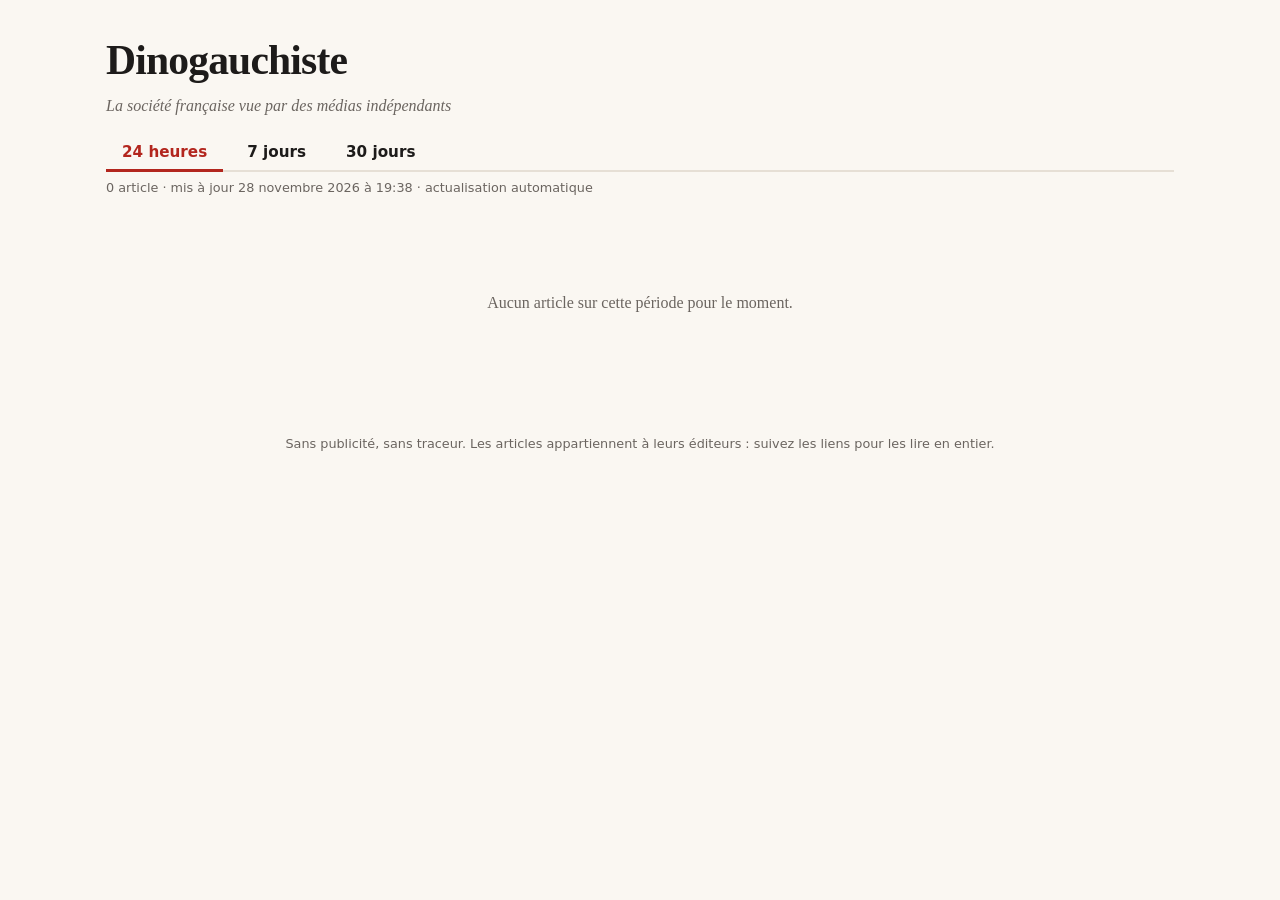
<file: docs/index.html>
<!doctype html>
<html lang="fr">
<head>
<meta charset="utf-8">
<meta name="viewport" content="width=device-width, initial-scale=1">
<!-- Bloqueur intégré : aucune ressource tierce (scripts, pubs, pisteurs) ne peut se charger. Seules les images des articles sont autorisées. -->
<meta http-equiv="Content-Security-Policy" content="default-src 'none'; script-src 'self'; style-src 'self'; img-src https: data:; connect-src 'self'; base-uri 'none'; form-action 'none'">
<meta name="referrer" content="no-referrer">
<title>Dinogauchiste – 24 heures</title>
<link rel="stylesheet" href="style.css">
</head>
<body data-range="24h">
<header class="top">
  <h1>Dinogauchiste</h1>
  <p class="tag">La société française vue par des médias indépendants</p>
  <nav>
    <a href="index.html" class="on">24 heures</a>
    <a href="semaine.html">7 jours</a>
    <a href="mois.html">30 jours</a>
  </nav>
  <p class="status" id="status" aria-live="polite"></p>
</header>
<main>
  <div id="grid" class="grid"></div>
  <p id="empty" class="empty" hidden>Aucun article sur cette période pour le moment.</p>
</main>
<dialog id="dlg"></dialog>
<footer>Sans publicité, sans traceur. Les articles appartiennent à leurs éditeurs : suivez les liens pour les lire en entier.</footer>
<script src="app.js"></script>
</body>
</html>
</file>
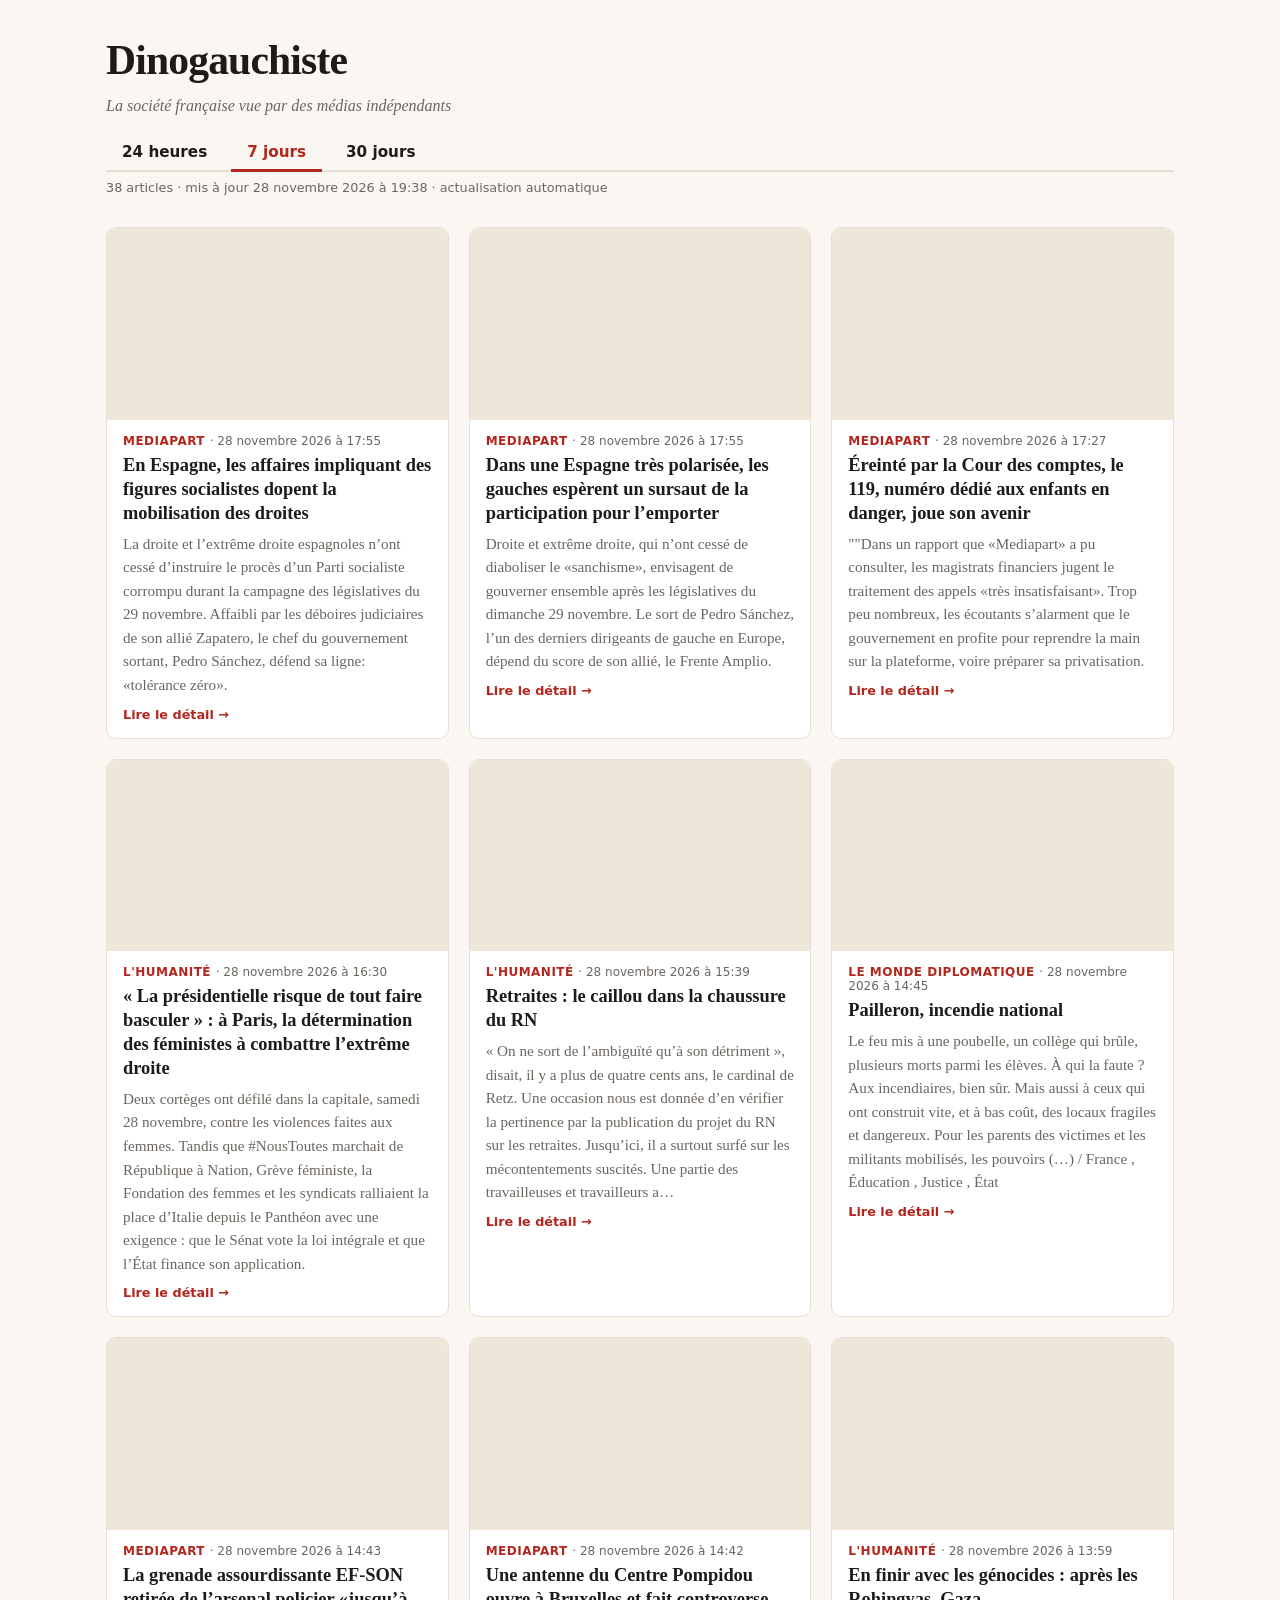
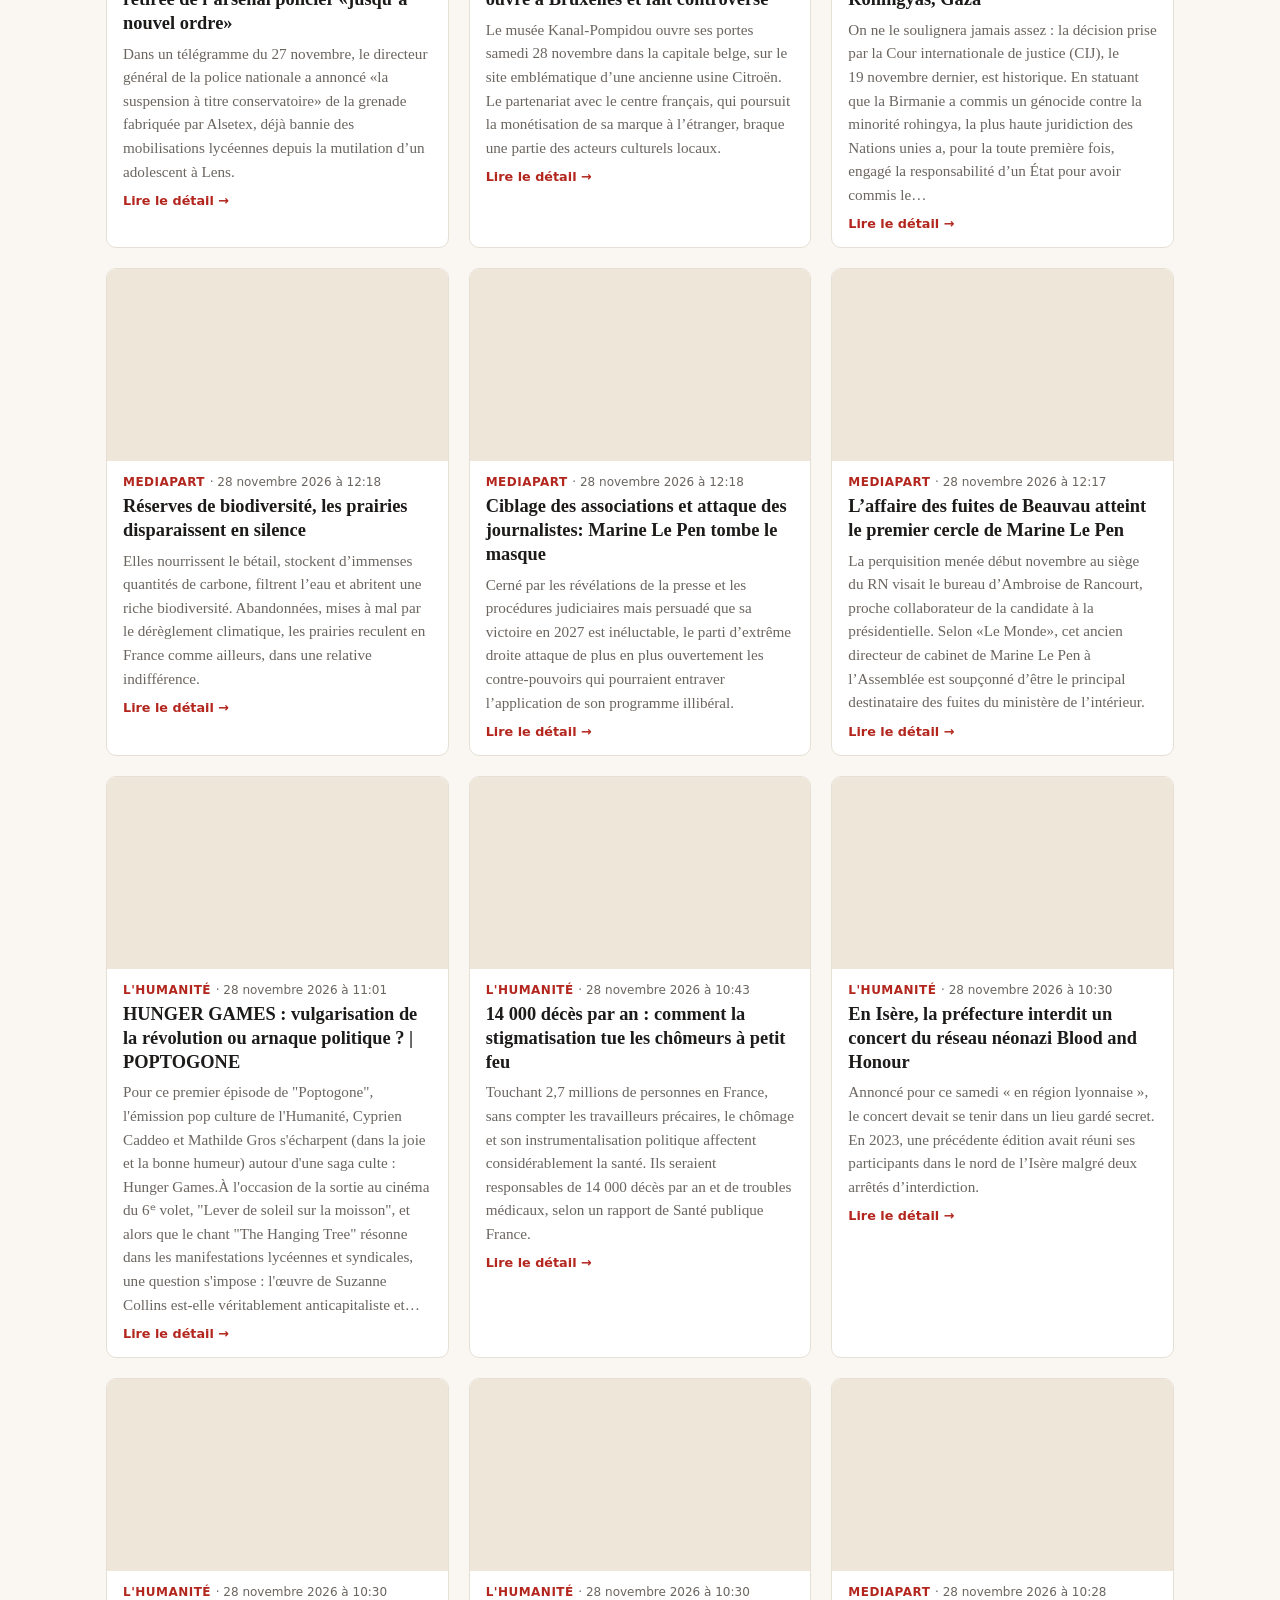
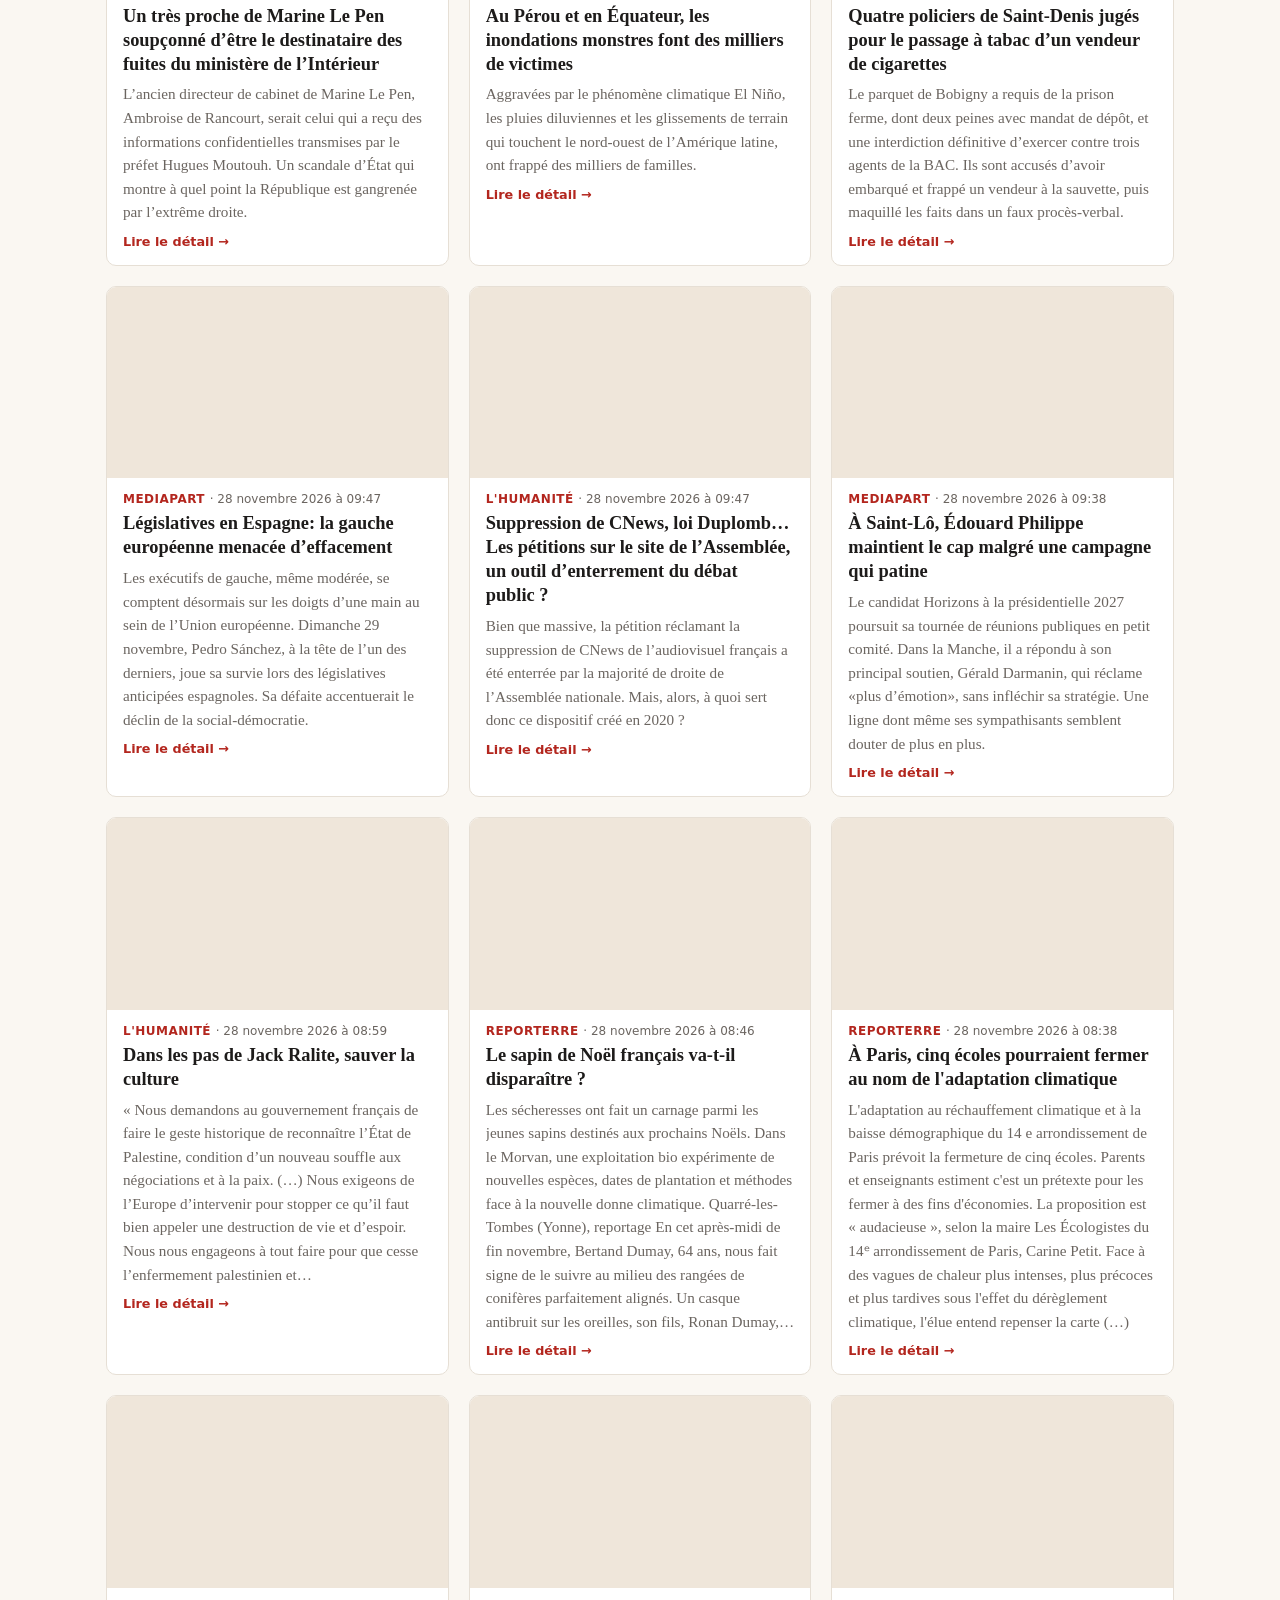
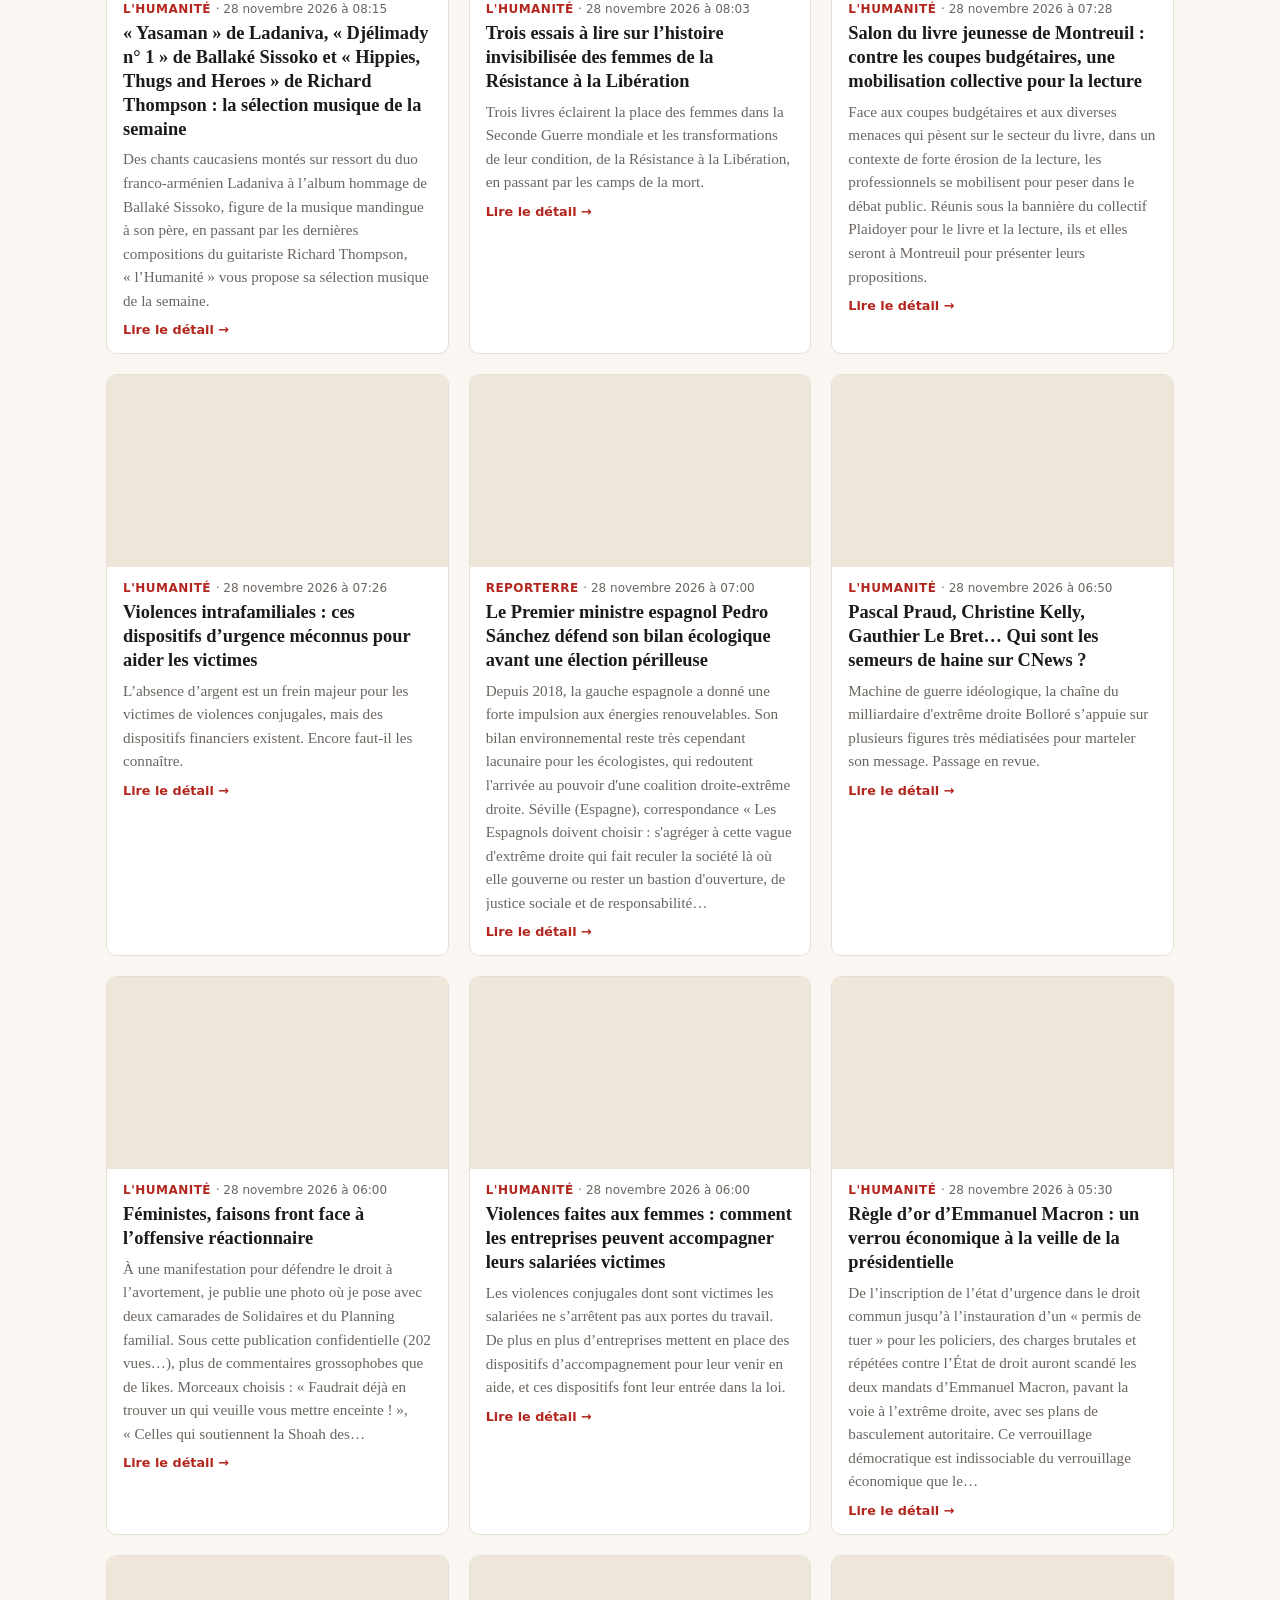
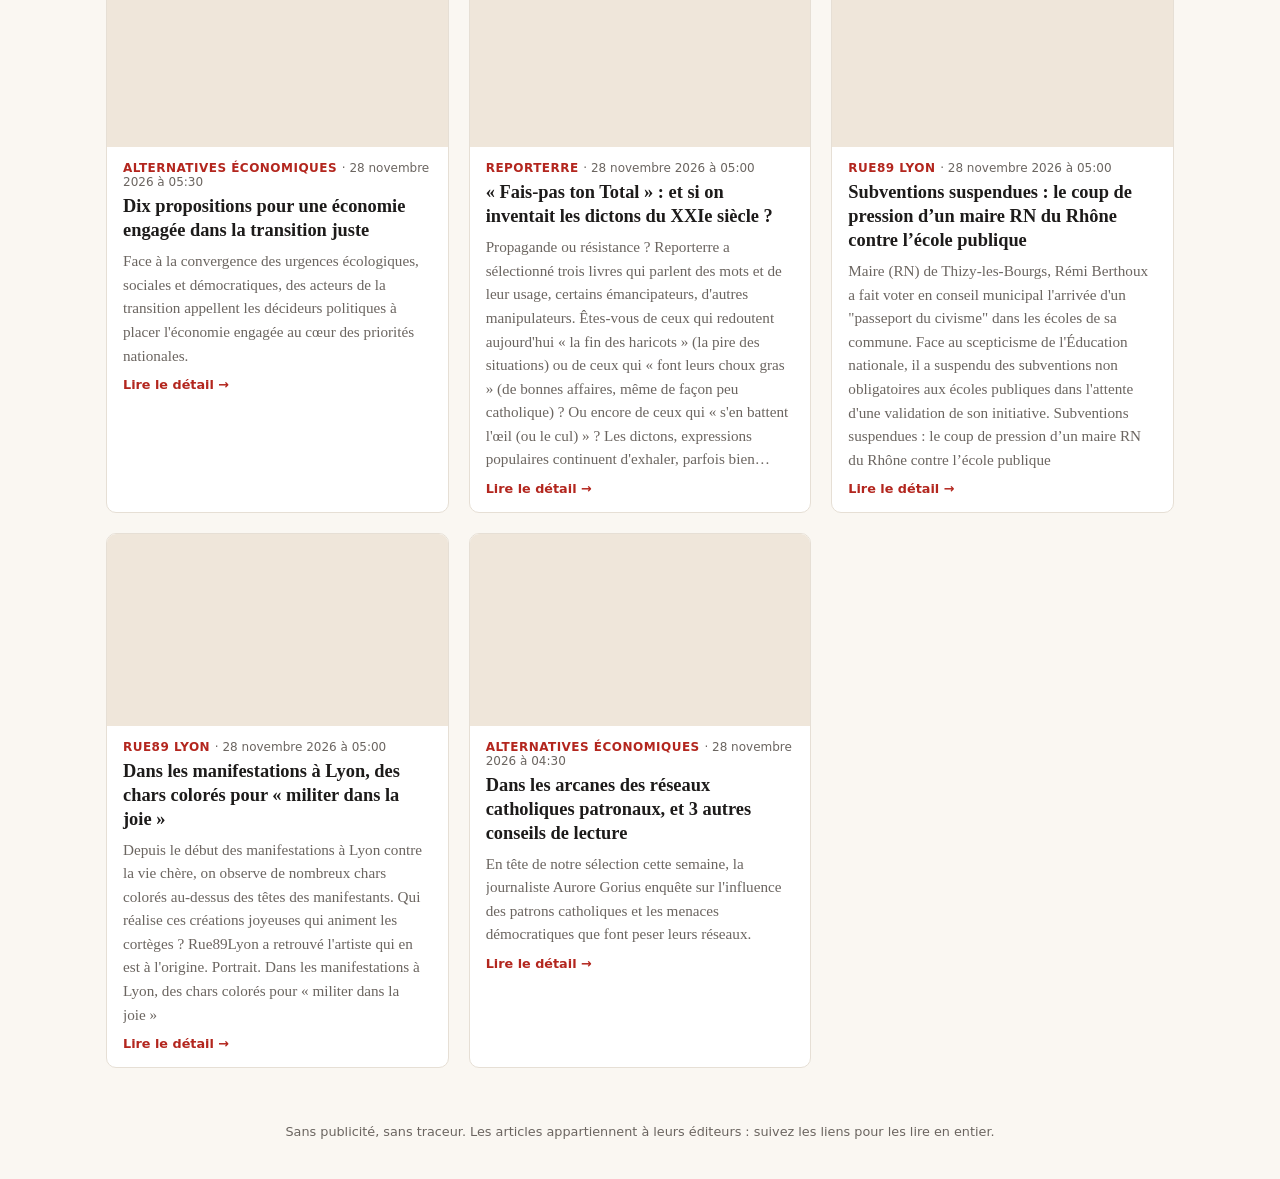
<file: docs/semaine.html>
<!doctype html>
<html lang="fr">
<head>
<meta charset="utf-8">
<meta name="viewport" content="width=device-width, initial-scale=1">
<!-- Bloqueur intégré : aucune ressource tierce (scripts, pubs, pisteurs) ne peut se charger. Seules les images des articles sont autorisées. -->
<meta http-equiv="Content-Security-Policy" content="default-src 'none'; script-src 'self'; style-src 'self'; img-src https: data:; connect-src 'self'; base-uri 'none'; form-action 'none'">
<meta name="referrer" content="no-referrer">
<title>Dinogauchiste – 7 jours</title>
<link rel="stylesheet" href="style.css">
</head>
<body data-range="7j">
<header class="top">
  <h1>Dinogauchiste</h1>
  <p class="tag">La société française vue par des médias indépendants</p>
  <nav>
    <a href="index.html">24 heures</a>
    <a href="semaine.html" class="on">7 jours</a>
    <a href="mois.html">30 jours</a>
  </nav>
  <p class="status" id="status" aria-live="polite"></p>
</header>
<main>
  <div id="grid" class="grid"></div>
  <p id="empty" class="empty" hidden>Aucun article sur cette période pour le moment.</p>
</main>
<dialog id="dlg"></dialog>
<footer>Sans publicité, sans traceur. Les articles appartiennent à leurs éditeurs : suivez les liens pour les lire en entier.</footer>
<script src="app.js"></script>
</body>
</html>
</file>
<file: docs/style.css>
:root {
  --bg: #faf7f2; --fg: #1d1b1a; --muted: #6b6560; --card: #ffffff; --line: #e6dfd5;
  --accent: #b3261e; --accent-fg: #ffffff; --ph: #efe6da;
}
@media (prefers-color-scheme: dark) {
  :root { --bg: #161412; --fg: #efe9e1; --muted: #a39b92; --card: #211e1b; --line: #36312c; --accent: #e8665d; --accent-fg: #1a0907; --ph: #2c2723; }
}
* { box-sizing: border-box; }
html { background: var(--bg); }
body { margin: 0; color: var(--fg); background: var(--bg); font: 16px/1.55 Georgia, "Iowan Old Style", "Times New Roman", serif; }
.top { max-width: 1100px; margin: 0 auto; padding: 28px 16px 8px; }
.top h1 { margin: 0; font-size: clamp(1.8rem, 4vw, 2.6rem); letter-spacing: -0.02em; }
.tag { margin: 2px 0 16px; color: var(--muted); font-style: italic; }
nav { display: flex; gap: 8px; flex-wrap: wrap; border-bottom: 2px solid var(--line); }
nav a { padding: 8px 16px; color: var(--fg); text-decoration: none; font: 600 0.95rem system-ui, sans-serif; border-bottom: 3px solid transparent; margin-bottom: -2px; }
nav a:hover { color: var(--accent); }
nav a.on { border-bottom-color: var(--accent); color: var(--accent); }
.status { margin: 8px 0 0; font: 0.8rem system-ui, sans-serif; color: var(--muted); }
main { max-width: 1100px; margin: 0 auto; padding: 8px 16px 32px; }
.grid { display: grid; gap: 20px; grid-template-columns: repeat(auto-fill, minmax(300px, 1fr)); margin-top: 16px; }
.card { background: var(--card); border: 1px solid var(--line); border-radius: 10px; overflow: hidden; display: flex; flex-direction: column; cursor: pointer; text-align: left; }
.card:hover, .card:focus-visible { border-color: var(--accent); outline: none; box-shadow: 0 2px 12px rgba(0,0,0,.12); }
.thumb { width: 100%; aspect-ratio: 16 / 9; object-fit: cover; display: block; background: var(--ph); }
.ph { width: 100%; aspect-ratio: 16 / 9; display: flex; align-items: center; justify-content: center; background: var(--ph); color: var(--muted); font: 700 2.4rem system-ui, sans-serif; }
.body { padding: 14px 16px 16px; display: flex; flex-direction: column; gap: 6px; }
.meta { font: 600 0.75rem system-ui, sans-serif; color: var(--accent); text-transform: uppercase; letter-spacing: .04em; }
.meta .when { color: var(--muted); font-weight: 400; text-transform: none; letter-spacing: 0; }
.card h2 { margin: 0; font-size: 1.15rem; line-height: 1.3; }
.summary { margin: 0; font-size: 0.95rem; color: var(--muted); display: -webkit-box; -webkit-line-clamp: 10; line-clamp: 10; -webkit-box-orient: vertical; overflow: hidden; }
.more { margin-top: 4px; font: 600 0.8rem system-ui, sans-serif; color: var(--accent); }
.empty { text-align: center; color: var(--muted); padding: 48px 0; }
dialog { width: min(760px, 94vw); max-height: 92vh; padding: 0; border: 1px solid var(--line); border-radius: 12px; background: var(--card); color: var(--fg); }
dialog::backdrop { background: rgba(0,0,0,.55); }
.d-inner { padding: 0 0 24px; }
.d-close { position: sticky; top: 8px; float: right; margin: 8px 8px 0 0; z-index: 2; border: 0; border-radius: 50%; width: 36px; height: 36px; font-size: 1.2rem; cursor: pointer; background: var(--accent); color: var(--accent-fg); }
.d-text { padding: 16px 24px 0; }
.d-text h2 { margin: 4px 0 12px; font-size: 1.5rem; line-height: 1.25; }
.d-text p { margin: 0 0 12px; }
.btn { display: inline-block; margin: 8px 0 16px; padding: 10px 18px; border-radius: 8px; background: var(--accent); color: var(--accent-fg); text-decoration: none; font: 700 0.95rem system-ui, sans-serif; }
.d-text h3 { margin: 20px 0 8px; font: 700 0.85rem system-ui, sans-serif; text-transform: uppercase; letter-spacing: .05em; color: var(--muted); }
.d-text ul { margin: 0; padding-left: 18px; }
.d-text li { margin-bottom: 6px; }
.d-text li a { color: var(--accent); }
.note { font: 0.8rem system-ui, sans-serif; color: var(--muted); }
footer { text-align: center; padding: 24px 16px 40px; color: var(--muted); font: 0.8rem system-ui, sans-serif; }
@media (max-width: 520px) { .grid { grid-template-columns: 1fr; } .d-text { padding: 16px; } }
</file>
